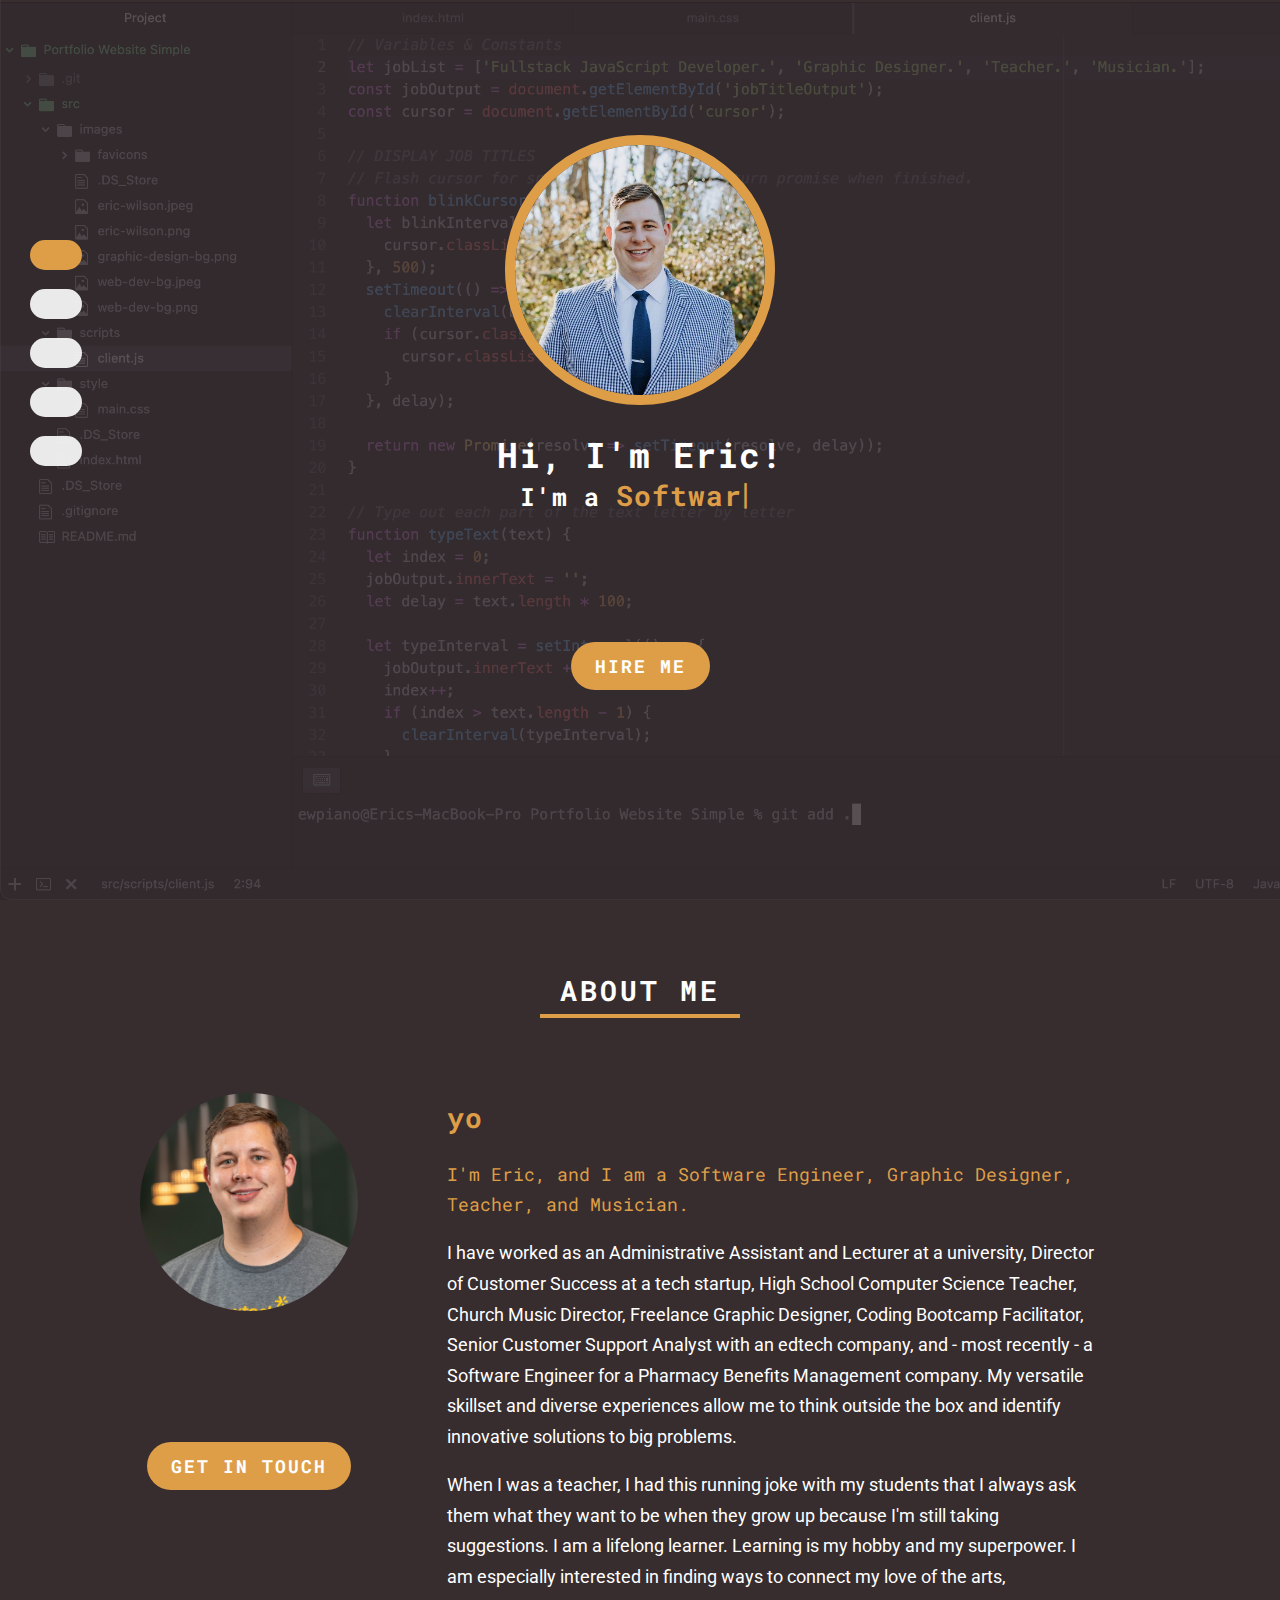
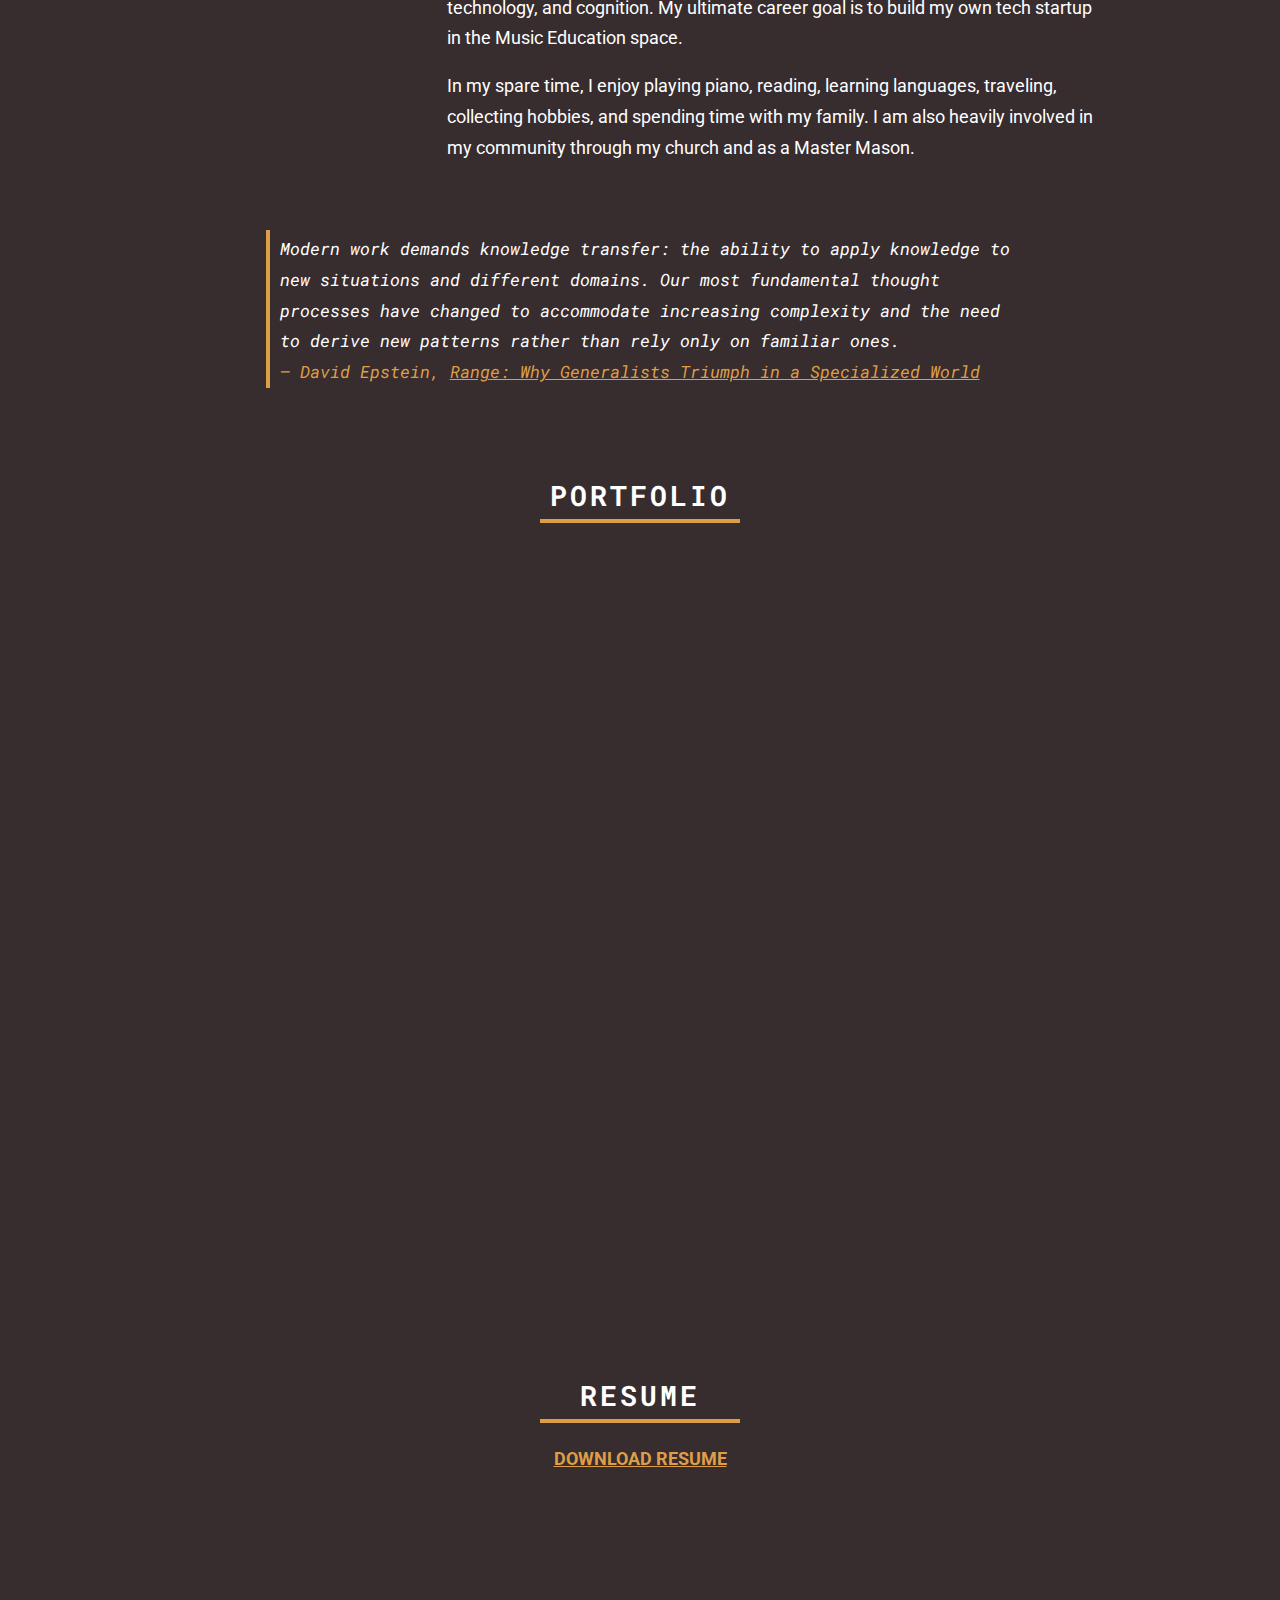
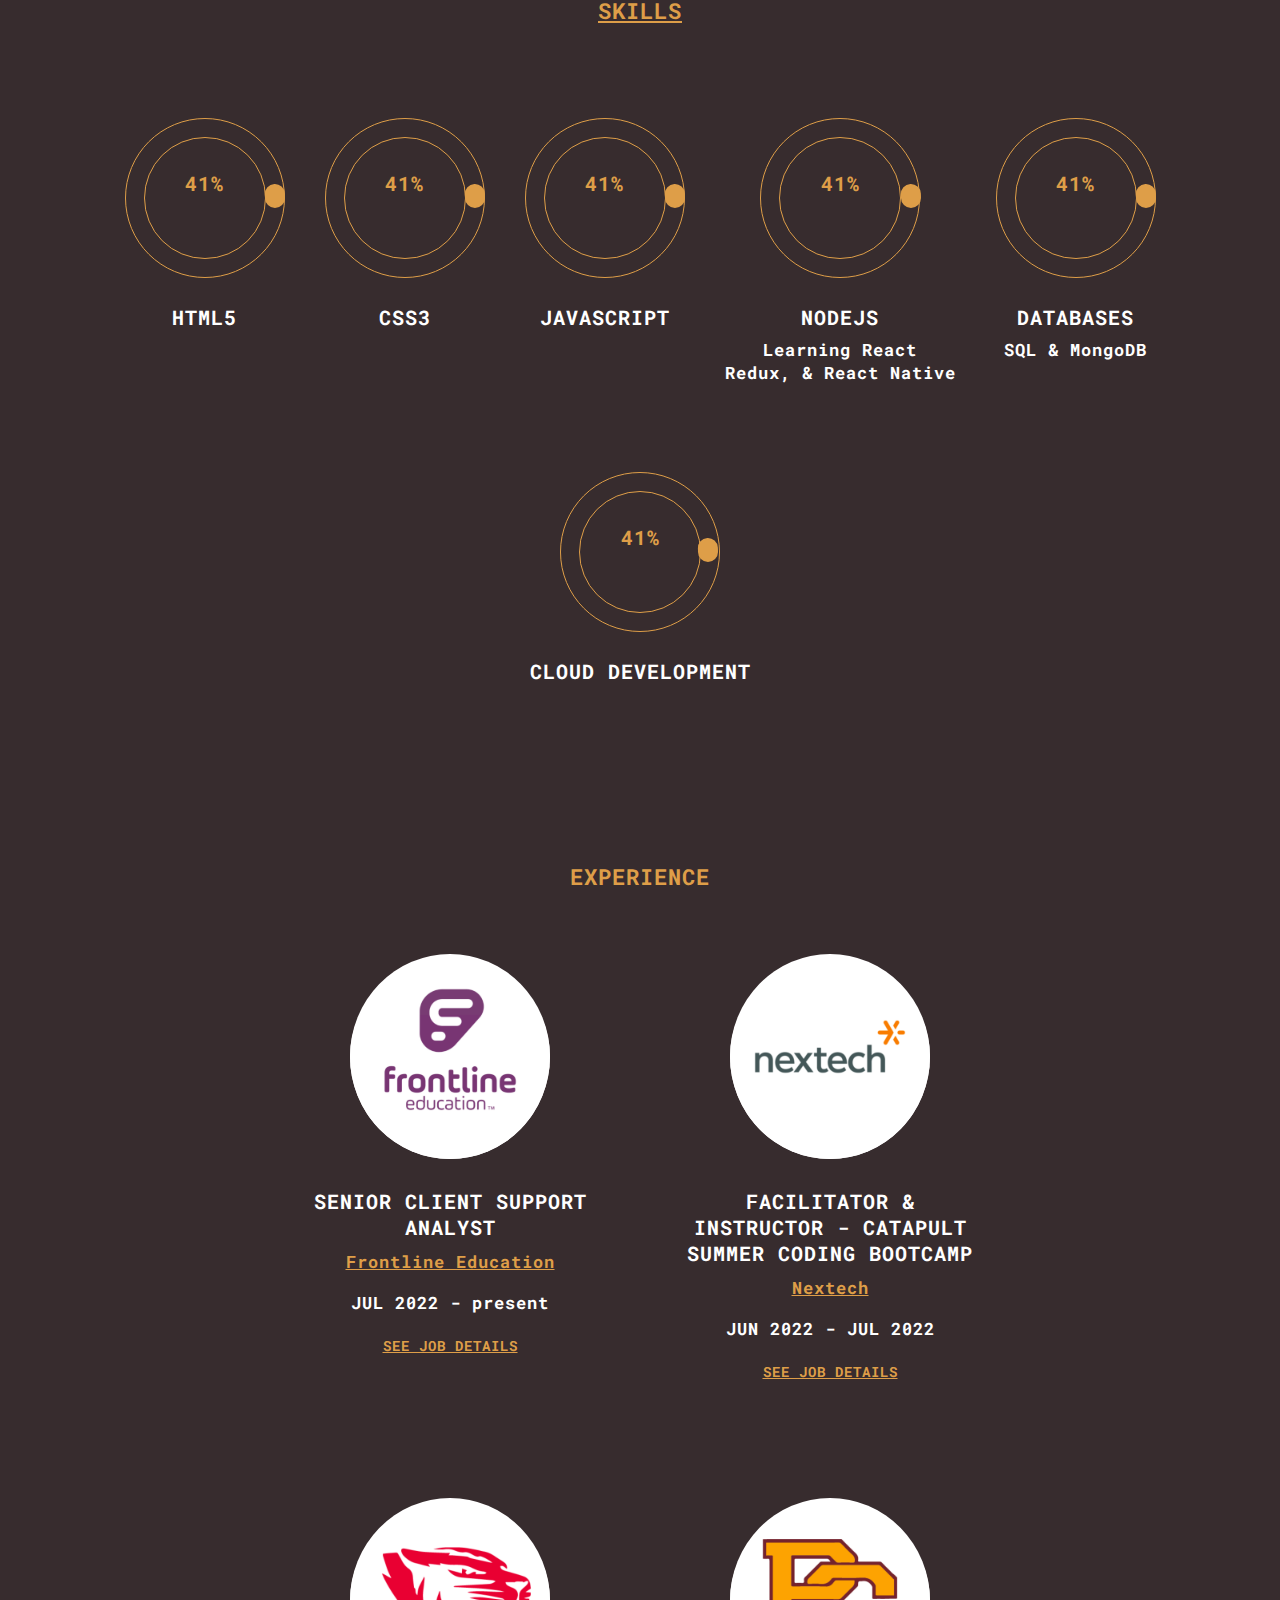
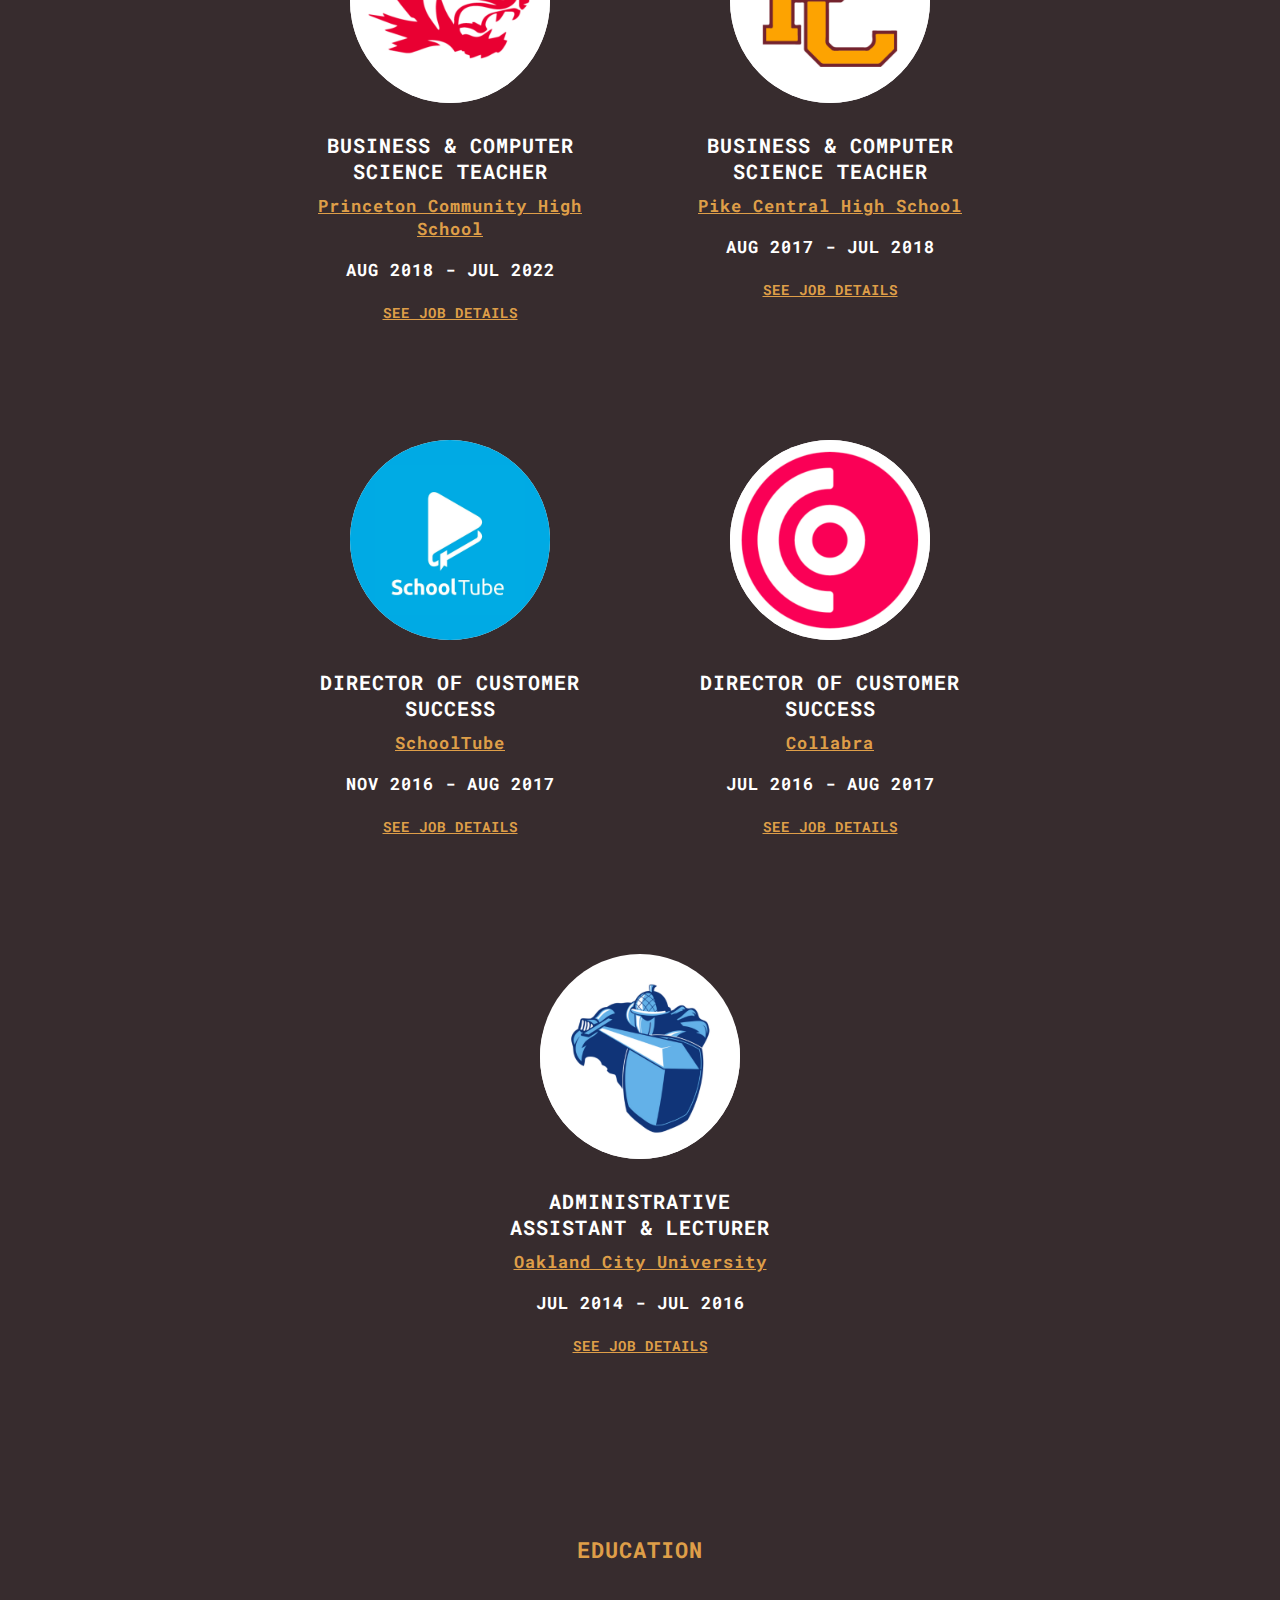
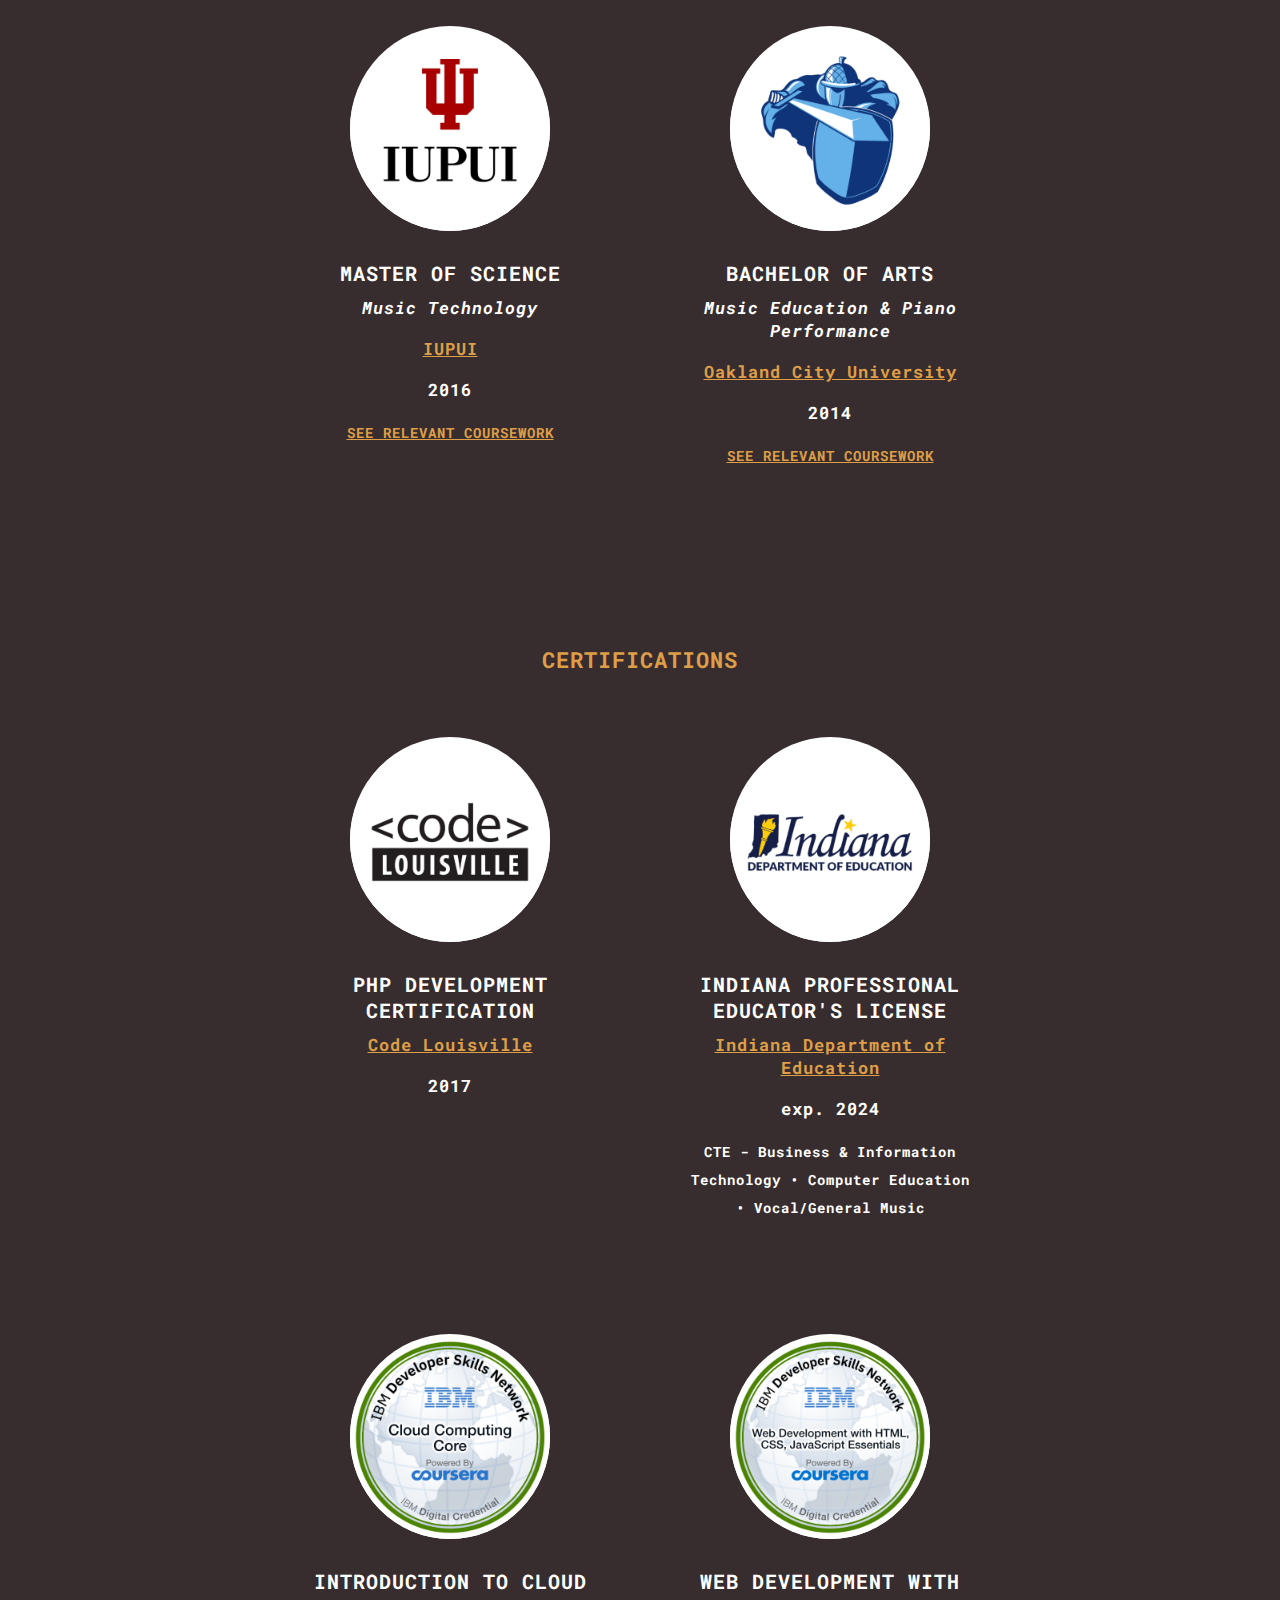
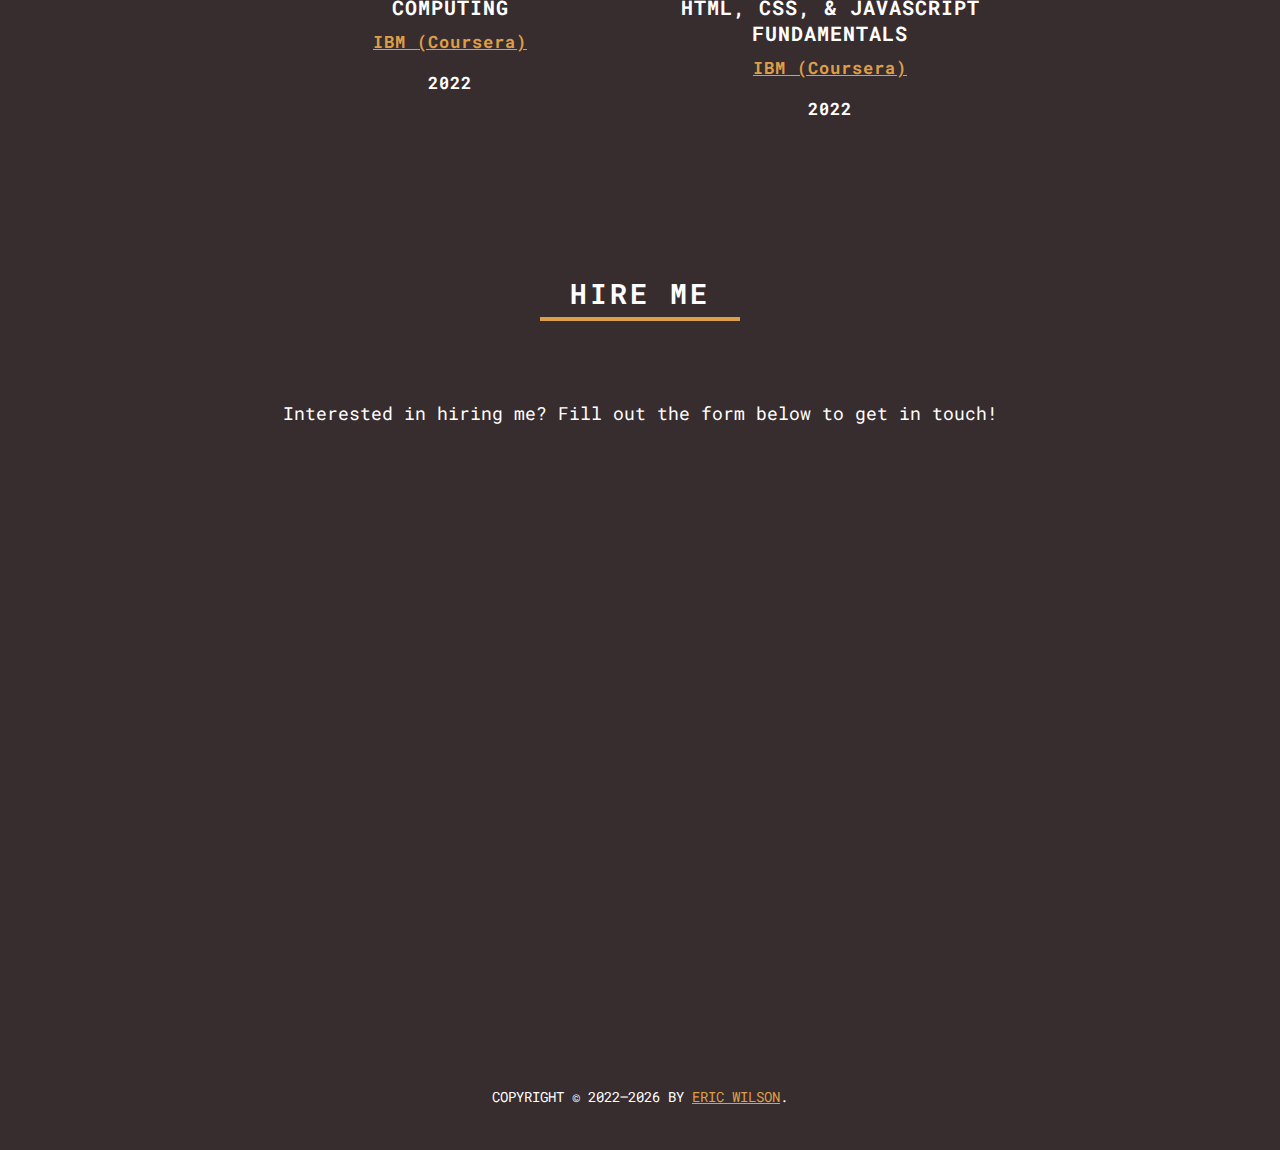
<file: index.html>
<!DOCTYPE html>
<html lang="en" dir="ltr">
  <head>
    <meta charset="utf-8">
    <meta name="viewport" content="width=device-width, initial-scale=1.0, shrink-to-fit=no">
    <title>Eric M. Wilson - Web Developer, Designer, Teacher, & Musician</title>
    <meta name="author" content="Eric Wilson">
    <meta name="keywords" content="web, designer, developer, musician, javascript, node, express, mongo, mern, react, piano, graphic design">

    <!-- Google Fonts -->
    <link rel="preconnect" href="https://fonts.googleapis.com">
    <link rel="preconnect" href="https://fonts.gstatic.com" crossorigin>
    <link href="https://fonts.googleapis.com/css2?family=Roboto+Mono:ital,wght@0,200;0,400;0,700;1,200;1,400;1,700&family=Roboto:ital,wght@0,300;0,400;0,700;1,300;1,400;1,700&display=swap" rel="stylesheet">

    <!-- Font Awesome -->
    <link rel="stylesheet" href="https://cdnjs.cloudflare.com/ajax/libs/font-awesome/6.1.1/css/all.min.css" integrity="sha512-KfkfwYDsLkIlwQp6LFnl8zNdLGxu9YAA1QvwINks4PhcElQSvqcyVLLD9aMhXd13uQjoXtEKNosOWaZqXgel0g==" crossorigin="anonymous" referrerpolicy="no-referrer" />

    <!-- Favicons -->
    <link rel="apple-touch-icon" sizes="180x180" href="images/favicons/apple-touch-icon.png">
    <link rel="icon" type="image/png" sizes="32x32" href="images/favicons/favicon-32x32.png">
    <link rel="icon" type="image/png" sizes="16x16" href="images/favicons/favicon-16x16.png">
    <link rel="manifest" href="images/favicons/site.webmanifest">
    <link rel="mask-icon" href="images/favicons/safari-pinned-tab.svg" color="#de9e48">
    <meta name="msapplication-TileColor" content="#7a431c">
    <meta name="theme-color" content="#ffffff">

    <!-- CSS Files -->
    <link href="style/main.css" type="text/css" rel="stylesheet">
  </head>
  <body>
    <button class="no-button-style white hidden alt-font mobile-hidden" onclick="showMainMenu()" id="show-menu"><i class="fa-solid fa-angle-right"></i></button>
    <nav id="main-nav" class="mobile-hidden navigation">
      <ul class="no-list-style">
        <li class="active"><a href="#home" title="HOME" class="no-link-style nav-link"><i class="fa-solid fa-house"></i> <span class="show-on-hover">HOME</span></a></li>
        <li><a href="#about" title="ABOUT" class="no-link-style nav-link"><i class="fa-solid fa-user"></i> <span class="show-on-hover">ABOUT</span></a></li>
        <li><a href="#portfolio" title="PORTFOLIO" class="no-link-style nav-link"><i class="fa-solid fa-eye"></i> <span class="show-on-hover">PORTFOLIO</span></a></li>
        <li><a href="#resume" title="RESUME" class="no-link-style nav-link"><i class="fa-solid fa-file"></i> <span class="show-on-hover">RESUME</span></a></li>
        <li><a href="#contact" title="CONTACT ME" class="no-link-style nav-link"><i class="fa-solid fa-envelope"></i> <span class="show-on-hover">HIRE ME</span></a></li>
        <li><button class="no-button-style white alt-font hidden" onclick="hideMainMenu()" id="hide-menu" title="Hide Menu"><i class="fa-solid fa-angle-left"></i> hide</button></li>
      </ul>
    </nav>
    <button id="nav-trigger-open" class="no-button-style btn-light nav-trigger mobile-only"><i class="fa-solid fa-bars"></i></button>
    <nav id="mobile-nav" class="off-screen mobile-only navigation">
      <button id="nav-trigger-close" class="no-button-style btn-light nav-trigger off-screen"><i class="fa-solid fa-xmark"></i></button>
      <h2>MENU</h2>
      <ul class="no-list-style" id="mobile-nav-ul">
        <li class="active"><a href="#home" title="HOME" class="no-link-style nav-link" onclick="goToSection(event, '#home')"><span><i class="fa-solid fa-house"></i> HOME</span></a></li>
        <li><a href="#about" title="ABOUT" class="no-link-style nav-link" onclick="goToSection(event, '#about')"><span><i class="fa-solid fa-user"></i> ABOUT</span></a></li>
        <li><a href="#portfolio" title="PORTFOLIO" class="no-link-style nav-link" onclick="goToSection(event, '#portfolio')"><span><i class="fa-solid fa-eye"></i> PORTFOLIO</span></a></li>
        <li><a href="#resume" title="RESUME" class="no-link-style nav-link" onclick="goToSection(event, '#resume')"><span><i class="fa-solid fa-file"></i> RESUME</span></a></li>
        <li><a href="#contact" title="CONTACT ME" class="no-link-style nav-link" onclick="goToSection(event, '#contact')"><span><i class="fa-solid fa-envelope"></i> HIRE ME</span></a></li>
        <ul id="social" class="no-list-style">
          <li class="inline-block"><a href="https://github.com/ewpianoman" title="GitHub" class="no-link-style" target="_blank"><i class="fa-brands fa-github"></i></a></li>
          <!-- <li class="inline-block"><a href="https://teamtreehouse.com/profiles/ewpianoman" title="Team Treehouse" class="no-link-style" target="_blank"><img src="images/icons/treehouse-icon.png" alt="Team Treehouse icon" class="icon"></a></li> -->
          <!-- <li class="inline-block"><a href="https://medium.com/@ewpiano" title="Medium" class="no-link-style" target="_blank"><i class="fa-brands fa-medium"></i></a></li> -->
          <li class="inline-block"><a href="https://www.linkedin.com/in/ewpianoman/" title="LinkedIn" class="no-link-style" target="_blank"><i class="fa-brands fa-linkedin-in"></i></a></li>
        </ul>
      </ul>
    </nav>
    <main id="container">
      <a href="#home" id="to-top" class="no-link-style hidden" title="Back to Top"><i class="fa-solid fa-circle-up"></i></a>
      <section id="home" class="dev-bg">
        <div class="overlay overlay-dark">
          <div class="padding-top-15">
            <a href="https://github.com/ewpianoman" target="_blank"><img src="images/eric-wilson.jpeg" alt="Eric Wilson" title="Eric Wilson" id="profile-img"></a>
            <h1 id="name">Hi, I'm Eric!</h1>
            <h2 id="short-bio">I'm a <span id="jobTitleOutput"></span><span id="cursor">|</span><span id="cursor-blank" class="hidden">&nbsp;</span></h2>
            <ul id="social" class="no-list-style">
              <li class="inline-block"><a href="https://github.com/ewpianoman" title="GitHub" class="no-link-style" target="_blank"><i class="fa-brands fa-github"></i></a></li>
              <!-- <li class="inline-block"><a href="https://teamtreehouse.com/profiles/ewpianoman" title="Team Treehouse" class="no-link-style" target="_blank"><img src="images/icons/treehouse-icon.png" alt="Team Treehouse icon" class="icon"></a></li> -->
              <!-- <li class="inline-block"><a href="https://medium.com/@ewpiano" title="Medium" class="no-link-style" target="_blank"><i class="fa-brands fa-medium"></i></a></li> -->
              <li class="inline-block"><a href="https://www.linkedin.com/in/ewpianoman/" title="LinkedIn" class="no-link-style" target="_blank"><i class="fa-brands fa-linkedin-in"></i></a></li>
            </ul>
            <a href="#contact" title="Contact Me" class="button-default button-large"><i class="fa-solid fa-envelope"></i> Hire Me</a></div>
        </div>
      </section>
      <section id="about" class="padding-top-8 section">
        <h2 class="section-heading">ABOUT ME</h2>
        <div class="flex wrap">
          <div class="text-center" id="about-img-container">
            <img src="images/eric-wilson-profile-new.png" alt="Eric Wilson" id="about-img">
            <ul id="social" class="no-list-style">
              <li class="inline-block"><a href="https://github.com/ewpianoman" title="GitHub" class="no-link-style" target="_blank"><i class="fa-brands fa-github"></i></a></li>
              <!-- <li class="inline-block"><a href="https://teamtreehouse.com/profiles/ewpianoman" title="Team Treehouse" class="no-link-style" target="_blank"><img src="images/icons/treehouse-icon.png" alt="Team Treehouse icon" class="icon"></a></li> -->
              <!-- <li class="inline-block"><a href="https://medium.com/@ewpiano" title="Medium" class="no-link-style" target="_blank"><i class="fa-brands fa-medium"></i></a></li> -->
              <li class="inline-block"><a href="https://www.linkedin.com/in/ewpianoman/" title="LinkedIn" class="no-link-style" target="_blank"><i class="fa-brands fa-linkedin-in"></i></a></li>
            </ul>
            <a href="mailto:ewpiano@gmail.com" title="Contact Me" class="button-default button-large inline-block"><i class="fa-solid fa-envelope"></i> Get in Touch</a>
          </div>
          <div class="text-left" id="about-blurb">
            <h3 id="bubly">hii</h3>
            <div class="text-container">
              <p><span class="lead-in yellow">I'm Eric, and I am a Software Engineer, Graphic Designer, Teacher, and Musician.</span></p> 
              <p>I have worked as an Administrative Assistant and Lecturer at a university, Director of Customer Success at a tech startup, High School Computer Science Teacher, Church Music Director, Freelance Graphic Designer, Coding Bootcamp Facilitator, Senior Customer Support Analyst with an edtech company, and - most recently - a Software Engineer for a Pharmacy Benefits Management company.
                My versatile skillset and diverse experiences allow me to think outside the box and identify innovative solutions to big problems.</p>
              <p>When I was a teacher, I had this running joke with my students that I always ask them what they want to be when they grow up because I'm still taking suggestions. I am a lifelong learner. Learning is my hobby and my superpower. I am especially interested in finding ways to connect my love of the arts, technology, and cognition. My ultimate career goal is to build my own tech startup in the Music Education space.</p>
              <p>In my spare time, I enjoy playing piano, reading, learning languages, traveling, collecting hobbies, and spending time with my family. I am also heavily involved in my community through my church and as a Master Mason.</p>
            </div>
          </div>
          <blockquote class="border-left quote text-left max-70 center-horizontally">
            <i class="fa-solid fa-quote-left yellow text-large"></i>
            <i>Modern work demands knowledge transfer: the ability to apply knowledge to new situations and different domains. Our most fundamental thought processes have changed to accommodate increasing complexity and the need to derive new patterns rather than rely only on familiar ones.</i><br> <cite class="yellow">&#8212; David Epstein, <a href="https://davidepstein.com/the-range/" target="_blank">Range: Why Generalists Triumph in a Specialized World</a></cite>
          </blockquote>
        </div>
      </section>
      <section id="portfolio" class="padding-top-8 section">
        <h2 class="section-heading">PORTFOLIO</h2>
      </section>
      <section id="resume" class="padding-top-8 section">
        <h2 class="section-heading">RESUME</h2>
        <a class="button-large section-main-link" href="https://drive.google.com/uc?export=download&id=1uF2UDlpqNsPxp8of6YwSe3Bgev5i8pov" title="Download Resume in PDF Format"><i class="fa-solid fa-file-arrow-down"></i> DOWNLOAD RESUME</a>
        <h3 class="yellow"><a href="https://teamtreehouse.com/profiles/ewpianoman" target="_blank" title="TeamTreehouse Skills Profile"><i class="fa-solid fa-code"></i><br>SKILLS</a></h3>
        <div class="sub-section skill-section">
          <!-- HTML SKILL -->
          <div class="skill">
            <div class="outer">
              <div class="inner">
                <div class="number">
                  <h3 title="HTML5"><i class="fa-brands fa-html5"></i></h3>
                  <h4 class="yellow" data-percent="100">100%</h4>
                </div>
              </div>
            </div>
            <svg width="160px" height="160px" class="skill-svg">
              <circle cx="80" cy="80" r="70" stroke-linecap="round" class="skill-circle skill-100" />
            </svg>
            <h4 class="skill-title">HTML5</h4>
          </div>
          
          <!-- CSS SKILL -->
          <div class="skill">
            <div class="outer">
              <div class="inner">
                <div class="number">
                  <h3 title="CSS3"><i class="fa-brands fa-css3-alt"></i></h3>
                  <h4 class="yellow" data-percent="100">100%</h4>
                </div>
              </div>
            </div>
            <svg width="160px" height="160px" class="skill-svg">
              <circle cx="80" cy="80" r="70" stroke-linecap="round" class="skill-circle skill-100" />
            </svg>
            <h4 class="skill-title">CSS3</h4>
          </div>

          <!-- JAVASCRIPT SKILL -->
          <div class="skill">
            <div class="outer">
              <div class="inner">
                <div class="number">
                  <h3 title="JavaScript"><i class="fa-brands fa-js-square"></i></h3>
                  <h4 class="yellow" data-percent="95">95%</h4>
                </div>
              </div>
            </div>
            <svg width="160px" height="160px" class="skill-svg">
              <circle cx="80" cy="80" r="70" stroke-linecap="round" class="skill-circle skill-95" />
            </svg>
            <h4 class="skill-title">JavaScript</h4>
          </div>

          <!-- NODE SKILL -->
          <div class="skill">
            <div class="outer">
              <div class="inner">
                <div class="number">
                  <h3 title="NodeJS"><i class="fa-brands fa-node-js"></i></h3>
                  <h4 class="yellow" data-percent="85">85%</h4>
                </div>
              </div>
            </div>
            <svg width="160px" height="160px" class="skill-svg" style="left: 36px;">
              <circle cx="80" cy="80" r="70" stroke-linecap="round" class="skill-circle skill-85" />
            </svg>
            <h4 class="skill-title">NodeJS</h4>
            <h5 class="skill-detail">Learning React <br>Redux, &amp; React Native</h5>
          </div>

          <!-- DATABASE SKILL -->
          <div class="skill">
            <div class="outer">
              <div class="inner">
                <div class="number">
                  <h3 title="Databases"><i class="fa-solid fa-database"></i></h3>
                  <h4 class="yellow" data-percent="80">80%</h4>
                </div>
              </div>
            </div>
            <svg width="160px" height="160px" class="skill-svg">
              <circle cx="80" cy="80" r="70" stroke-linecap="round" class="skill-circle skill-80" />
            </svg>
            <h4 class="skill-title">Databases</h4>
            <h5 class="skill-detail">SQL &amp; MongoDB</h5>
          </div>

          <!-- CLOUD COMPUTING SKILL -->
          <div class="skill">
            <div class="outer">
              <div class="inner">
                <div class="number">
                  <h3 title="Cloud Computing"><i class="fa-solid fa-server"></i></h3>
                  <h4 class="yellow" data-percent="80">80%</h4>
                </div>
              </div>
            </div>
            <svg width="160px" height="160px" class="skill-svg" style="left: 28px;">
              <circle cx="80" cy="80" r="70" stroke-linecap="round" class="skill-circle skill-80" />
            </svg>
            <h4 class="skill-title">Cloud Development</h4>
          </div>

        </div>
        <div class="sub-section">
        </div>
        <h3 class="yellow"><i class="fa-solid fa-briefcase"></i><br>EXPERIENCE</h3>
        <div class="sub-section">
          <article class="entry">
            <a title="&#8505; View job details." class="modal-open" data-modal="frontline-details">
              <img alt="Frontline Education Logo" src="images/logos/frontline-logo.png">
            </a>
            <h4>Senior Client Support Analyst</h4>
            <a title="&nearr; Go to Frontline Education website." href="https://www.frontlineeducation.com/" target="_blank"><h5>Frontline Education</h5></a>
            <h5>JUL 2022 - present</h5>
            <h6><i class="fa-solid fa-circle-info yellow"></i> <a title="See Job Details" href="#" data-modal="frontline-details" class="modal-open">SEE JOB DETAILS</a></h6>
          </article>
          <article class="entry">
            <a title="&#8505; View job details." class="modal-open" data-modal="nextech-details">
              <img alt="Nextech Logo" src="images/logos/nextech-logo.png">
            </a>
            <h4>Facilitator &amp; Instructor - Catapult Summer Coding Bootcamp</h4>
            <a title="&nearr; Go to Nextech Catapult info web page." href="https://nextech.org/students/catapult/" target="_blank"><h5>Nextech</h5></a>
            <h5>JUN 2022 - JUL 2022</h5>
            <h6><i class="fa-solid fa-circle-info yellow"></i> <a title="See Job Details" href="#" class="modal-open" data-modal="nextech-details">SEE JOB DETAILS</a></h6>
          </article>
          <article class="entry">
            <a title="&#8505; View job details." class="modal-open" data-modal="princeton-details">
              <img alt="Princeton Community High School Logo" src="images/logos/princeton-hs-logo.png">
            </a>
            <h4>Business &amp; Computer Science Teacher</h4>
            <a title="&nearr; Go to Princeton Community High School website." href="https://www.ngsc.k12.in.us/pchs-home" target="_blank"><h5>Princeton Community High School</h5></a>
            <h5>AUG 2018 - JUL 2022</h5>
            <h6><i class="fa-solid fa-circle-info yellow"></i> <a title="See Job Details" href="#" class="modal-open" data-modal="princeton-details">SEE JOB DETAILS</a></h6>
          </article>
          <article class="entry">
            <a title="&#8505; View job details." class="modal-open" data-modal="pike-details">
              <img alt="Pike Central High School Logo" src="images/logos/pike-central-hs-logo.png">
            </a>
            <h4>Business &amp; Computer Science Teacher</h4>
            <a title="&nearr; Go to Pike Central High School website." href="https://pchs.pcsc.k12.in.us/" target="_blank"><h5>Pike Central High School</h5></a>
            <h5>AUG 2017 - JUL 2018</h5>
            <h6><i class="fa-solid fa-circle-info yellow"></i> <a title="See Job Details" href="#" class="modal-open" data-modal="pike-details">SEE JOB DETAILS</a></h6>
          </article>
          <article class="entry">
            <a title="&#8505; View job details." class="modal-open" data-modal="schooltube-details">
              <img alt="SchoolTube Logo" src="images/logos/schooltube-logo.png"  style="padding-top: 0;">
            </a>
            <h4>Director of Customer Success</h4>
            <a title="&nearr; Go to SchoolTube website." href="https://www.schooltube.com/" target="_blank"><h5>SchoolTube</h5></a>
            <h5>NOV 2016 - AUG 2017</h5>
            <h6><i class="fa-solid fa-circle-info yellow"></i> <a title="See Job Details" href="#" class="modal-open" data-modal="schooltube-details">SEE JOB DETAILS</a></h6>
          </article>
          <article class="entry">
            <a title="&#8505; View job details." class="modal-open" data-modal="collabra-details">
              <img alt="Collabra Music Logo" src="images/logos/collabra-logo.png" style="padding-top: 0;">
            </a>
            <h4>Director of Customer Success</h4>
            <a title="&nearr; Go to Collabra Music website." href="https://collabramusic.com/" target="_blank"><h5>Collabra</h5></a>
            <h5>JUL 2016 - AUG 2017</h5>
            <h6><i class="fa-solid fa-circle-info yellow"></i> <a title="See Job Details" href="#" class="modal-open" data-modal="collabra-details">SEE JOB DETAILS</a></h6>
          </article>
          <article class="entry">
            <a title="&#8505; View job details." class="modal-open" data-modal="ocu-details">
              <img alt="Oakland City University Logo" src="images/logos/ocu-logo.png">
            </a>
            <h4>Administrative Assistant &amp; Lecturer</h4>
            <a title="&nearr; Go to Oakland City University website." href="https://www.oak.edu/" target="_blank"><h5>Oakland City University</h5></a>
            <h5>JUL 2014 - JUL 2016</h5>
            <h6><i class="fa-solid fa-circle-info yellow"></i> <a title="See Job Details" href="#" class="modal-open" data-modal="ocu-details">SEE JOB DETAILS</a></h6>
          </article>
        </div>
        <h3 class="yellow"><i class="fa-solid fa-graduation-cap"></i><br>EDUCATION</h3>
        <div class="sub-section">
          <article class="entry">
            <a title="&#8505; View relevant coursework." class="modal-open" data-modal="iupui-details">
              <img alt="Indiana University-Purdue University Indianapolis Logo" src="images/logos/iupui-logo.png">
            </a>
            <h4>Master of Science</h4>
            <h5 class="italic">Music Technology</h5>
            <a title="&nearr; Go to IUPUI Master of Science in Music Technology web page." href="https://et.iupui.edu/departments/mat/programs/mt/grad/msmt/" target="_blank"><h5>IUPUI</h5></a>
            <h5>2016</h5>
            <h6><i class="fa-solid fa-circle-info yellow"></i> <a title="See Job Details" href="#" class="modal-open" data-modal="iupui-details">SEE RELEVANT COURSEWORK</a></h6>
          </article>
          <article class="entry">
            <a title="&#8505; View relevant coursework." class="modal-open" data-modal="ocu-ed-details">
              <img alt="Oakland City University Logo" src="images/logos/ocu-logo.png">
            </a>
            <h4>Bachelor of Arts</h4>
            <h5 class="italic">Music Education & Piano Performance</h5>
            <a title="&nearr; Go to Oakland City University website." href="https://www.oak.edu/" target="_blank"><h5>Oakland City University</h5></a>
            <h5>2014</h5>
            <h6><i class="fa-solid fa-circle-info yellow"></i> <a title="See Job Details" href="#" class="modal-open" data-modal="ocu-ed-details">SEE RELEVANT COURSEWORK</a></h6>
          </article>
        </div>
        <h3 class="yellow"><i class="fa-solid fa-certificate"></i><br>CERTIFICATIONS</h3>
        <div class="sub-section">
          <article class="entry">
            <a title="&nearr; Go to Code Louisville website." href="https://www.codelouisville.org/" target="_blank">
              <img alt="Code Louisville logo" src="images/logos/code-louisville-logo.png">
            </a>
            <h4>PHP Development Certification</h4>
            <a title="&nearr; Go to Code Louisville website." href="https://www.codelouisville.org/" target="_blank"><h5>Code Louisville</h5></a>
            <h5>2017</h5>
          </article>
          <article class="entry">
            <a title="&nearr; Go to IDOE License Lookup." href="https://license.doe.in.gov/educator-license-lookup" target="_blank">
              <img alt="Indiana Professional Educator's License" src="images/logos/idoe-logo.png">
            </a>
            <h4>Indiana Professional Educator's License</h4>
            <a title="&nearr; Go to IDOE License Lookup." href="https://license.doe.in.gov/educator-license-lookup" target="_blank"><h5>Indiana Department of Education</h5></a>
            <h5>exp. 2024</h5>
            <h6>CTE - Business &amp; Information Technology &#8226; Computer Education <br>&#8226; Vocal/General Music</h6>
          </article>
          <article class="entry">
            <a title="&nearr; View on Credly." href="https://www.credly.com/badges/a0830ce8-d86c-41a4-abab-247d32ba8351" target="_blank">
              <img alt="Intro to Cloud Computing Badge" src="images/logos/cloud-computing-core-badge.png">
            </a>
            <h4>Introduction to Cloud Computing</h4>
            <a title="&nearr; View course page on Coursera." href="https://www.coursera.org/learn/introduction-to-cloud" target="_blank"><h5>IBM (Coursera)</h5></a>
            <h5>2022</h5>
          </article>
          <article class="entry">
            <a title="&nearr; View on Credly." href="https://www.credly.com/badges/2da44cb7-7a35-46dc-87e1-f3b971a41b5f" target="_blank">
              <img alt="Intro to Cloud Computing Badge" src="images/logos/web-development-badge.png">
            </a>
            <h4>Web Development with HTML, CSS, &amp; JavaScript Fundamentals</h4>
            <a title="&nearr; Visit course page on Coursera." href="https://www.coursera.org/learn/introduction-to-web-development-with-html-css-javacript" target="_blank"><h5>IBM (Coursera)</h5></a>
            <h5>2022</h5>
          </article>
        </div>
      </section>
      <section id="contact" class="padding-top-8 section">
        <h2 class="section-heading">HIRE ME</h2>
        <p class="lead-in">Interested in hiring me? Fill out the form below to get in touch!</p>
        <script src="https://www.cognitoforms.com/f/seamless.js" data-key="sCiJrD9fi02QjNpwcMrFwA" data-form="1"></script>
      </section>
    </main>
    <footer>
      <p class="alt-font text-center text-upper credits">Copyright &copy; <span id="copy-date">2022</span> by <a href="https://www.linkedin.com/in/ewpianoman/" target="_blank" class="yellow">Eric Wilson</a>.</p>
    </footer>
    <aside class="modal hidden">
      <div class="modal-content">
        <div class="modal-header">
          <span class="modal-close hover"><i class="fa-solid fa-xmark"></i></span>
          <h5>ACHIEVEMENTS</h5>
          <ul class="details responsibilities">
            <li>Close an average of 100 tickets per week.</li>
            <li>Maintain an average Customer Satisfaction Rating of 98%.</li>
            <li>Consistently place within the top 3 of team in weekly scorecard.</li>
            <li>Answer questions and assist teammates in the Bouncing Ideas Slack Channel.</li>
            <li>Seek out and participate in optional learning opportunities such as Email As Username User Acceptance Testing.</li>
            <li>Work an average of 4 extra hours per week during busy season.</li>
            <li>Take on high-stakes tickets.</li>
            <li>Create in-depth training guides and screen recordings for clients.</li>
            <li>Contribute to the Learning Center by calling out updates, edits, and article ideas.</li>
            <li>Collaborate with teammates to provide excellent customer service.</li>
            <li>Actively contribute to company culture via the Slack channels and Employee Roundtable.</li>
          </ul>
        </div>
        <div class="modal-body">
          <!-- FRONTLINE DETAILS -->
          <div id="frontline-details" class="hidden details">
            <div class="overview text-center">
              <a href="https://www.frontlineeducation.com/" target="_blank" title="&nearr; Go to Frontline Education website."><img src="images/logos/frontline-logo.png" alt="Frontline Education Logo"></a>
              <h2 class="job-title">Senior Client Support Analyst</h2>
              <h3 class="job-company"><a href="https://www.frontlineeducation.com/" target="_blank">Frontline Education</a></h3>
              <h4 class="job-date">JUL 2022 - PRESENT</h4>
            </div>
            <div class="details-list text-left">
              <h5>ACHIEVEMENTS</h5>
              <ul class="details responsibilities">
                <li>Close an average of 100 tickets per week.</li>
                <li>Maintain an average Customer Satisfaction Rating of 98%.</li>
                <li>Consistently place within the top 3 of team in weekly scorecard.</li>
                <li>Answer questions and assist teammates in the Bouncing Ideas Slack Channel.</li>
                <li>Seek out and participate in optional learning opportunities such as Email As Username User Acceptance Testing.</li>
                <li>Work an average of 4 extra hours per week during busy season.</li>
                <li>Take on high-stakes tickets.</li>
                <li>Create in-depth training guides and screen recordings for clients.</li>
                <li>Contribute to the Learning Center by calling out updates, edits, and article ideas.</li>
                <li>Collaborate with teammates to provide excellent customer service.</li>
                <li>Actively contribute to company culture via the Slack channels and Employee Roundtable.</li>
              </ul>
            </div>
          </div>
          <!-- NEXTECH DETAILS -->
          <div id="nextech-details" class="hidden details">
            <div class="overview text-center">
              <a title="&nearr; Go to Nextech Catapult website." href="https://nextech.org/students/catapult/" target="_blank"><img src="images/logos/nextech-logo.png" alt="Nextech Logo"></a>
              <h2 class="job-title">Facilitator &amp; Instructor <br>Catapult Summer Coding Bootcamp</h2>
              <h3 class="job-company"><a title="&nearr; Go to Nextech Catapult website." href="https://nextech.org/students/catapult/" target="_blank">Nextech</a></h3>
              <h4 class="job-date">JUN 2022 - JUL 2022</h4>
            </div>
            <!-- <div class="details-list text-left">
              <h5>RESPONSIBILITIES &amp; OUTCOMES</h5>
              <ul class="responsibilities">
                <li></li>
              </ul>
            </div> -->
          </div>
          <!-- PRINCETON COMMUNITY HS DETAILS-->
          <div id="princeton-details" class="hidden details">
            <div class="overview text-center">
              <a title="&nearr; Go to Princeton Community High School website." href="https://www.ngsc.k12.in.us/pchs-home" target="_blank"><img src="images/logos/princeton-hs-logo.png" alt="Princeton Community High School Logo"></a>
              <h2 class="job-title">Business &amp; Computer Science Teacher</h2>
              <h3 class="job-company"><a title="&nearr; Go to Princeton Community High School website." href="https://www.ngsc.k12.in.us/pchs-home" target="_blank">Princeton Community High School</a></h3>
              <h4 class="job-date">AUG 2018 - JUL 2022</h4>
            </div>
            <div class="details-list text-left">
              <h5>RESPONSIBILITIES &amp; OUTCOMES</h5>
              <ul class="responsibilities">
                <li>Teach Intro to Computer Science, Computer Science 1 & 2, Information Technology Support, Graphic Design, Business Management, Accounting, Marketing, and Work-Based Learning</li>
                <li>Founded FIRST Robotics Team and won Rookie All-Star, Rookie Inspiration, Highest Seeded Rookie Team, and qualified for state in our first year</li>
                <li>Manage the repair of Chromebooks for the High School and Middle School</li>
                <li>Implemented a ticketing system to track Chromebook Repairs</li>
              </ul>
            </div>
          </div>
          <!-- PIKE CENTRAL HS DETAILS -->
          <div id="pike-details" class="hidden details">
            <div class="overview text-center">
              <a title="&nearr; Go to Pike Central High School website." href="https://pchs.pcsc.k12.in.us/" target="_blank"><img src="images/logos/pike-central-hs-logo.png" alt="Pike Central High School Logo"></a>
              <h2 class="job-title">Business &amp; Computer Science Teacher</h2>
              <h3 class="job-company"><a title="&nearr; Go to Pike Central High School website." href="https://pchs.pcsc.k12.in.us/" target="_blank">Pike Central High School</a></h3>
              <h4 class="job-date">AUG 2017 - JUL 2018</h4>
            </div>
            <div class="details-list text-left">
              <h5>CLASSES TAUGHT</h5>
              <ul class="responsibilities"> 
                <li>Computer Science I</li>
                <li>Interactive Media</li>
                <li>Web Design</li>
                <li>Economics</li>
                <li>FIRST Robotics Competition Team (Lead Coach)</li>
              </ul>
            </div>
          </div>
          <!-- SCHOOLTUBE DETAILS -->
          <div id="schooltube-details" class="hidden details">
            <div class="overview text-center">
              <a title="&nearr; Go to SchoolTube website." href="https://www.schooltube.com/" target="_blank"><img src="images/logos/schooltube-logo.png" alt="SchoolTube Logo"></a>
              <h2 class="job-title">Director of Customer Success</h2>
              <h3 class="job-company"><a title="&nearr; Go to SchoolTube website." href="https://www.schooltube.com/" target="_blank">SchoolTube</a></h3>
              <h4 class="job-date">NOV 2016 - AUG 2017</h4>
            </div>
            <div class="details-list text-left">
              <p><i><b>NOTE:</b> While I was working at Collabra, the company partnered with SchoolTube because SchoolTube's founder and CEO became the CEO of Collabra. When that happened, I fulfilled the same role for both companies.</i></p>
              <h5>RESPONSIBILITIES &amp; OUTCOMES</h5>
              <ul class="responsibilities"> 
                <li>Perform sales demonstrations and calls.</li>
                <li>Train new customers in the use of the technology platform.</li>
                <li>Content marketing through blog posts.</li>
                <li>Set up email marketing automation.</li>
                <li>Provide tech support through online chat and phone calls.</li>
                <li>Integrate tutorial system (Whatfix) inside web app.</li>
              </ul>
            </div>
          </div>
          <!-- COLLABRA DETAILS -->
          <div id="collabra-details" class="hidden details">
            <div class="overview text-center">
              <a title="&nearr; Go to Collabra website." href="https://www.collabramusic.com/" target="_blank"><img src="images/logos/collabra-logo.png" alt="Collabra Logo"></a>
              <h2 class="job-title">Director of Customer Success</h2>
              <h3 class="job-company"><a title="&nearr; Go to Collabra website." href="https://www.collabramusic.com/" target="_blank">Collabra</a></h3>
              <h4 class="job-date">JUL 2016 - AUG 2017</h4>
            </div>
            <div class="details-list text-left">
              <p><i><b>NOTE:</b> While I was working at Collabra, the company partnered with SchoolTube because SchoolTube's founder and CEO became the CEO of Collabra. When that happened, I fulfilled the same role for both companies.</i></p>
              <h5>RESPONSIBILITIES &amp; OUTCOMES</h5>
              <ul class="responsibilities"> 
                <li>Perform sales demonstrations and calls.</li>
                <li>Train new customers in the use of the technology platform.</li>
                <li>Content marketing through blog posts.</li>
                <li>Set up email marketing automation.</li>
                <li>Provide tech support through online chat and phone calls.</li>
                <li>Redesign company website.</li>
                <li>Integrate tutorial system (Whatfix) inside web app.</li>
              </ul>
            </div>
          </div>
          <!-- OCU JOB DETAILS -->
          <div id="ocu-details" class="hidden details">
            <div class="overview text-center">
              <a title="&nearr; Go to Oakland City University website." href="https://www.oak.edu" target="_blank"><img src="images/logos/ocu-logo.png" alt="Oakland City University Logo"></a>
              <h2 class="job-title">Administrative Assistant &amp; Lecturer</h2>
              <h3 class="job-company"><a title="&nearr; Go to Oakland City University website." href="https://www.oak.edu" target="_blank">Oakland City University</a></h3>
              <h4 class="job-date">JUL 2014 - JUL 2016</h4>
            </div>
            <div class="details-list text-left">
              <h5>RESPONSIBILITIES &amp; OUTCOMES</h5>
              <ul class="responsibilities"> 
                <li>Teach Web Design, Motion Graphics, Intro to Adobe Illustrator, Intro to Adobe Flash, Pop Music Theory, Fine Arts and the Modern World</li>
                <li>Setup, Implementation, and Data Entry for a database to track Assessment Data</li>
                <li>Prepare complex reports using SQL and Excel</li>
                <li>Train key stakeholders on use of database</li>
                <li>Manage office communications and day-to-day operations</li>
              </ul>
            </div>
          </div>
          <!-- IUPUI DETAILS -->
          <div id="iupui-details" class="hidden details">
            <div class="overview text-center">
              <a title="&nearr; Go to IUPUI Master of Science in Music Technology web page." href="https://et.iupui.edu/departments/mat/programs/mt/grad/msmt/" target="_blank"><img src="images/logos/iupui-logo.png" alt="IUPUI Logo"></a>
              <h2 class="job-title">Master of Science</h2>
              <h2 class="job-title">Music Technology</h2>
              <h3 class="job-company"><a title="&nearr; Go to IUPUI Master of Science in Music Technology web page." href="https://et.iupui.edu/departments/mat/programs/mt/grad/msmt/" target="_blank">Indiana University-Purdue University Indianapolis (IUPUI)</a></h3>
              <h4 class="job-date">2016</h4>
            </div>
            <div class="details-list text-left">
              <h5>RELEVANT COURSEWORK</h5>
              <ul class="responsibilities"> 
                <li>Multimedia Design Applications</li>
                <li>Principles of Multimedia Technology</li>
                <li>Website Design for Musicians (HTML, CSS, & JavaScript)</li>
                <li>Advanced Interactive Design Applications</li>
              </ul>
            </div>
          </div>
          <!-- OCU DETAILS -->
          <div id="ocu-ed-details" class="hidden details">
            <div class="overview text-center">
              <a title="&nearr; Go to Oakland City University website." href="https://www.oak.edu" target="_blank"><img src="images/logos/ocu-logo.png" alt="Oakland City University Logo"></a>
              <h2 class="job-title">Bachelor of Arts</h2>
              <h2 class="job-title">Music Education &amp; Piano Performance</h2>
              <h3 class="job-company"><a title="&nearr; Go to Oakland City University website." href="https://www.oak.edu" target="_blank">Oakland City University</a></h3>
              <h4 class="job-date">2014</h4>
            </div>
            <div class="details-list text-left">
              <h5>RELEVANT COURSEWORK</h5>
              <ul class="responsibilities"> 
                <li>Graphic Design I</li>
                <li>Web Design I</li>
                <li>Media Production</li>
              </ul>
            </div>
          </div>
        </div>
        <div class="modal-footer">

        </div>
      </div>
    </aside>
    <script src="scripts/client.js" type="text/javascript"></script>
    <script src="scripts/modal.js" type="text/javascript"></script>
  </body>
</html>
</file>
<file: style/main.css>
html {
  scroll-behavior: smooth;
  font-size: 14px;
  width: 100vw;
  overflow-x: hidden;
}

body {
  font-family: 'Roboto', sans-serif;
  background-color: rgba(55, 44, 46, 1);
  background-size: cover;
  color: #fff;
  margin: 0;
  padding: 0;
}

h1, h2, h3, h4, h5, h6, nav {
  font-family: 'Roboto Mono', monospace;
  letter-spacing: 1px;
}

h1 {
  font-size: 2rem;
}

h2 {
  font-size: 1.8rem;
}

h3 {
  font-size: 1.6rem;
}

h4 {
  font-size: 1.4rem;
}

h5{
  font-size: 1.2rem;
}

h6 {
  font-size: 1rem;
}

main {
  text-align: center;
}

.default-font {
  font-family: 'Roboto', sans-serif;
}

#to-top {
  color: #de9e48;
  position: absolute;
  font-size: 2.5rem;
  position: fixed;
  bottom: 3vh;
  right: 2vw;
  text-shadow: 0px 0px 5px #7a431c;
}

#to-top:hover {
  opacity: 0.75;
}

/* UTILS */
.hidden {
  visibility: hidden;
  display: none;
}

.text-center {
  text-align: center;
}

.text-left {
  text-align: left;
}

.text-large {
  font-size: 2rem;
}

.opacity-0 {
  opacity: 0;
  transition: opacity .5s;
}

.opacity-100 {
  opacity: 1;
  transition: opacity .5s;
}

.no-list-style {
  list-style: none;
}

.no-link-style {
  text-decoration: none;
  color: #ffffff;
}

.no-button-style {
  background-color: transparent;
  border: none;
  outline: none;
}

.button-default {
  background-color: #de9e48;
  border-radius: 50px;
  color: #fff;
  text-decoration: none;
  padding: 12px 24px;
  text-transform: uppercase;
  font-family: 'Roboto Mono', monospace;
  letter-spacing: 2px;
  margin: 50px 0;
  border: none;
}

.button-secondary {
  background-color: #563728;
  border-radius: 50px;
  color: #ffffff;
  text-decoration: none;
  padding: 12px 24px;
  text-transform: uppercase;
  font-family: 'Roboto Mono', monospace;
  letter-spacing: 2px;
  margin: 50px 0;
}

.button-large {
  font-size: 1.3rem;
  font-weight: bold;
}

.button-default:hover, .button-secondary:hover, .section-main-link:hover, a:hover, .hover:hover {
  opacity: .7;
  transition: opacity .3s;
  cursor: pointer;
}

.inline-block {
  display: inline-block;
}

.btn-light {
  color: #ffffff;
}

.overlay {
  width: 100vw;
  min-height: 100vh;
}

.overlay-dark {
  background-color: rgba(55, 44, 46, .8);
}

.padding-top-20 {
  padding-top: 20vh;
}

.padding-top-15 {
  padding-top: 15vh;
}

.padding-top-10 {
  padding-top: 10vh;
}

.padding-top-8 {
  padding-top: 8vh;
}

.yellow, a {
  color: #de9e48;
}

.section-heading {
  color: #ffffff;
  font-size: 2rem;
  letter-spacing: 3px;
  padding-bottom: 5px;
  border-bottom: 4px solid #de9e48;
  margin: 0 auto;
  max-width: 200px;
  margin-bottom: 75px;
}

.sub-section {
  display: flex;
  flex-direction: row;
  flex-wrap: wrap;
  justify-content: center;
  padding: 0 75px 25px 75px;
}

.entry {
  padding: 25px;
  box-sizing: border-box;
  margin: 15px;
  width: 100%;
  max-width: 350px;
}

.entry img {
  width: 100%;
  background-color: #fff;
  padding-top: 5px;
  box-sizing: border-box;
  border-radius: 100%;
  max-width: 200px;
}

.entry a img:hover {
  border: 10px solid #de9e48;
  transition: all .3s;
}

#resume h3 i {
  font-size: 3rem;
  margin-bottom: 15px;
}

.entry h4 {
  margin-bottom: 10px;
  text-transform: uppercase;
  letter-spacing: 1px;
}

.entry h5 {
  margin: 10px auto 18px auto;
}

.entry h6 {
  line-height: 2rem;
  margin-top: 5px;
}

.lead-in {
  font-size: 1.25rem;
  font-family: 'Roboto Mono', monospace;
  max-width: 1200px;
  margin: 50px auto;
  line-height: 2.5rem;
}

.flex {
  display: flex;
  display: -webkit-box;
  display: -moz-box;
  display: -ms-flexbox;
  display: -moz-flex;
  display: -webkit-flex;
  flex-direction: row;
  width: 100%;
  padding: 0 9vw;
  box-sizing: border-box;
}

.nowrap  { 
  -webkit-flex-wrap: nowrap;
  flex-wrap: nowrap;
}

.wrap    { 
  -webkit-flex-wrap: wrap;
  flex-wrap: wrap;
} 

.white {
  color: #fff;
}

.alt-font {
  font-family: 'Roboto Mono', monospace;
}

.rotate {
  transform: rotate(-90deg) !important;
}

.text-container {
  margin-bottom: 50px;
}

.border-left {
  border-left: 4px solid #de9e48;
  padding-left: 10px;
}

.quote {
  line-height: 2.2rem;
  font-family: 'Roboto Mono', monospace;
  font-size: 1.2rem;
}

.text-upper {
  text-transform: uppercase;
}

.max-70 {
  max-width: 70%;
}

.center-horizontally {
  margin-left: auto;
  margin-right: auto;
}

.fixed-bg {
  background-attachment: fixed;
}

.italic {
  font-style: italic;
}

.icon {
  width: 1.5rem;
  position: relative;
  top: 3px;
}

.section-main-link {
  position: relative;
  bottom: 50px;
}

.decoration-none {
  text-decoration: none;
}

.no-scroll {
  overflow: hidden;
}

/* MODAL STYLES */
.modal {
  width: 100vw;
  height: 100vh;
  position: fixed;
  top: 0;
  bottom: 0;
  left: 0;
  right: 0;
  margin: auto;
  background-color: rgba(0, 0, 0, 0.5);
  z-index: 1000;
  color:rgba(55, 44, 46, 1);
}

.modal:hover {
  cursor: pointer;
}

.modal-content:hover {
  cursor: default;
}

.modal-content {
  background-color: #fff;
  width: 100vw;
  max-width: 1200px;
  position: fixed;
  top: 0;
  bottom: 0;
  left: 0;
  right: 0;
  margin: auto;
  border-radius: 10px;
  box-shadow: 0, 0, 10px, #000;
  box-sizing: border-box;
}

.modal-close {
  color: rgba(55, 44, 46, 1);
  float: right;
  font-size: 2rem;
  padding: 25px;
}

.modal-body {
  padding: 20px 50px;
}

/* HOME SECTION */
#home {
  width: 100vw;
  min-height: 100vh;
  box-sizing: border-box;
  transition: background 1.5s ease-in-out;
}

#home .button-default {
  display: inline-block;
}

.dev-bg {
  background-image: url('../images/web-dev-bg.png');
  background-size: cover;
  transition: background 1.5s ease-in-out;
}

.design-bg {
  background-image: url('../images/graphic-design-bg.png');
  background-size: cover;
  transition: background 1.5s ease-in-out;
}

.music-bg {
  background-image: url('../images/music-bg.jpeg');
  background-size: cover;
  background-position: bottom;
  transition: background 1.5s ease-in-out;
}

.teaching-bg {
  background-image: url('../images/teaching-bg.jpeg');
  background-size: cover;
  background-position: right;
  transition: background 1.5s ease-in-out;
}

#name {
  font-size: 2.5rem;
  margin-bottom: 0;
}

#short-bio {
  margin-top: 0;
  margin-bottom: 25px;
}

#cursor {
  font-size: 2rem;
  position: relative;
  right: 5px;
  bottom: 3px;
}

#jobTitleOutput, #cursor {
  color: #de9e48;
  font-size: 2rem;
}

#cursor-blank {
  padding: 0 1px;
}

#social {
  padding: 0;
  margin-top: 40px;
}

#social a {
  font-size: 1.5rem;
  margin-right: 10px;
  color: #de9e48;
}

#social a:hover {
  opacity: 0.5;
  transition: opacity 0.3s;
}

#profile-img {
  width: 250px;
  border-radius: 100%;
  border: 10px solid #de9e48;
}

/* ABOUT SECTION */
#about {
  width: 100vw;
  margin: 0 auto;
  min-height: 100vh;
  box-sizing: border-box;
}

#about-img {
  margin: 0 auto;
  border-radius: 100%;
  width: 100%;
  min-width: 200px;
  max-width: 300px;
}

#about-img-container {
  padding: 0 25px;
  flex: 1;
}

#about-blurb {
  font-size: 1.25rem;
  line-height: 1.75;
  flex: 3;
  width: 100%;
  margin: 0 auto;
  min-width: 500px;
  max-width: 900px;
  padding: 0 5vw;
  box-sizing: border-box;
}

#about-blurb h3 {
  color:#de9e48;
  font-size: 2rem;
  margin: 0;
}

#about .lead-in {
  line-height: 1.25rem;
}

/* RESUME SECTION */
#resume {
  width: 100vw;
  margin: 0 auto;
  min-height: 100vh;
  box-sizing: border-box;
}

/* Skills */
.skill-section {
  padding: 50px 0 30px 0;
}

.skill {
  position: relative;
  margin: 10px;
}

.outer {
  height: 160px;
  width: 160px;
  border-radius: 50%;
  border: 1px solid #de9e48;
  box-sizing: border-box;
  padding: 18px;
  margin: 0 auto;
}

.inner {
  height: 120px;
  width: 120px;
  border-radius: 50%;
  border: 1px solid #de9e48;
  display: flex;
  align-items: center;
  justify-content: center;
}

.skill-circle {
  fill: none;
  stroke: #de9e48;
  stroke-width: 20px;
  stroke-dasharray: 435;
  stroke-dashoffset: 435;
}

.skill-100 {
  animation: skill100 2s linear forwards;
}

.skill-95 {
  animation: skill90 1.9s linear forwards;
}

.skill-90 {
  animation: skill90 1.8s linear forwards;
}

.skill-85 {
  animation: skill85 1.7s linear forwards;
}

.skill-80 {
  animation: skill80 1.6s linear forwards;
}

.skill-50 {
  animation: skill50 1s linear forwards;
}

.skill-svg {
  position: absolute;
  top: 0;
  left: 0;
}

.number h3 {
  position: relative;
  top: 20px;
}

.number h4 {
  position: relative;
  bottom: 15px;
}

.skill-title {
  text-transform: uppercase;
}

.skill-detail {
  position: relative;
  bottom: 20px;
}

@keyframes skill100 {
  100% {
    stroke-dashoffset: 0;
  }
}

@keyframes skill90 {
  100% {
    stroke-dashoffset: 43.5;
  }
}

@keyframes skill85 {
  100% {
    stroke-dashoffset: 65.25;
  }
}

@keyframes skill80 {
  100% {
    stroke-dashoffset: 87;
  }
}

@keyframes skill50 {
  100% {
    stroke-dashoffset: 217.5;
  }
}

/* PORTFOLIO SECTION */
#portfolio {
  width: 100vw;
  margin: 0 auto;
  min-height: 100vh;
  box-sizing: border-box;
}

/* CONTACT SECTION */
#contact {
  width: 100vw;
  margin: 0 auto;
  min-height: 100vh;
  box-sizing: border-box;
  padding-bottom: 100px;
}

#contact .section-heading {
  margin-bottom: 75px;
}

#contact form {
  font-size: 1.3rem;
  font-family: 'Roboto Mono', monospace;
  text-align: left;
  padding: 0 100px 0 125px;
}

#contact form input, #contact form textarea, #contact form select {
  border-radius: 10px;
  font-size: 1rem;
  padding: 15px;
  border: none;
  font-family: 'Roboto Mono', monospace;
}

#contact form select {
  appearance: none;
  background-image: url("data:image/svg+xml;charset=UTF-8,%3csvg xmlns='http://www.w3.org/2000/svg' viewBox='0 0 24 24' fill='none' stroke='currentColor' stroke-width='2' stroke-linecap='round' stroke-linejoin='round'%3e%3cpolyline points='6 9 12 15 18 9'%3e%3c/polyline%3e%3c/svg%3e");
  background-repeat: no-repeat;
  background-position: right 1rem center;
  background-size: 1em;
}

#contact form textarea.el-textarea__inner {
  min-height: 150px !important;
  height: 150px !important;
}

#contact form .cog-choice--radiobuttons {
  margin-top: 25px;
  text-align: center;
}

#contact form button {
  background-color: #de9e48;
  border-radius: 50px;
  color: #fff;
  text-decoration: none;
  padding: 12px 50px;
  text-transform: uppercase;
  font-family: 'Roboto Mono', monospace;
  letter-spacing: 2px;
  border: none;
  font-weight: bold;
  font-size: 1.3rem;
  max-width: 300px;
  margin: 0 auto;
}

#contact form .cog-name__first {
  margin-right: 6px;
}

#contact form .cog-name__last {
  margin-left: 6px;
}


#contact form button:hover {
  opacity: 0.8;
  transition: opacity .5s;
}

#contact form .el-radio-group:hover,  #contact form .el-radio__input:hover, #contact form .el-radio:hover, #contact form .el-radio__inner:hover, #contact form .el-radio__original:hover, #contact form select:hover {
  cursor: pointer !important;
}

.cog-abuse.cog-wrapper, .cog-branding.cog-branding--minimal {
  display: none !important;
}

/* FOOTER */
.credits {
  font-size: 1rem;
  position: relative;
  bottom: 30px;
}

/* MODAL */
.modal-content img {
  width: 80%;
  max-width: 200px;
  display: block;
  margin: 25px auto;
}

.details-list {
  max-width: 750px;
  width: 90%;
  margin: 0 auto;
}

.job-title, .job-company {
  margin: 0;
  text-transform: uppercase;
}

.job-date {
  margin: 20px 0;
}

.responsibilities {
  font-size: 1.25rem;
  line-height: 2rem;
}

.responsibilities li {
  margin: 12px 0;
}

/* MAIN NAVIGATION STYLES */
#main-nav li {
  margin: 15px 0;
}

#main-nav {
  position: fixed;
  left: -10px;
  top: 25vh;
  z-index: 5;
}

#main-nav a {
  padding: 15px;
  display: inline-block;
  font-size: 1.25rem;
  border-radius: 50px;
  background-color: rgba(255, 255, 255, 0.9);
  width: 1.6rem;
  text-align: center;
  color: #563728;
  z-index: 110;
  font-weight: bold;
  letter-spacing: 2px;
}

.show-on-hover {
  display: none;
}

#main-nav a:hover .show-on-hover {
  display: inline-block;
}

#main-nav a:hover {
  width: auto;
  transition: width .3s, padding .3s;
  padding: 15px 25px;
  color: #ffffff;
  background-color: #de9e48;
}

#main-nav .active a {
  background-color: #de9e48;
  color: #ffffff;
}

#hide-menu:hover, #show-menu:hover {
  cursor: pointer;
  color: #de9e48;
  transition: all .3s;
}

#hide-menu {
  font-size: 1.2rem;
  position: relative;
  right: 10px;
  text-shadow: 0px 0px 5px #7a431c;
}

#show-menu {
  position: fixed;
  left: 10px;
  top: 42vh;
  font-size: 1.75rem;
  text-shadow: 0px 0px 5px #7a431c;
}

.off-screen-left {
  left: -150px !important;
  transition: all .5s;
}

.on-screen-left {
  left: -10px !important;
  transition: all .3s;
}

/* MOBILE NAVIGATION STYLES */
#mobile-nav {
  background-color: #563728;
  position: fixed;
  top: 0;
  width: 100vw;
  min-height: 100vh;
  box-sizing: border-box;
  margin: 0;
  z-index: 100;
  text-align: center;
  font-size: 1.25rem;
  letter-spacing: 2px;
  padding-top: 15vh;
}

#mobile-nav h2 {
  font-size: 2rem;
  letter-spacing: 2px;
  color: #de9e48;
}

#mobile-nav ul {
  padding-left: 0;
  margin-left: 2px;
}

#mobile-nav a {
  padding: 15px 0;
  display: inline-block;
  width: 100%;
  z-index: 110;
}

#mobile-nav a:hover {
  color: #de9e48;
  transition: all .3s;
}

.nav-trigger {
  font-size: 1.75rem;
  position: fixed;
  top: 25px;
  right: 25px;
}

.nav-trigger:hover {
  cursor: pointer;
  color: #de9e48;
  transition: all .3s;
}

.off-screen {
  right: 200vw;
  transition: all .5s;
}

.on-screen {
  right: 0;
  transition: all .3s;
}

#nav-trigger-close {
  margin-right: 25px;
}

.mobile-active {
  color: #de9e48;
}

/* RESPONSIVE STYLES */
/* Phones */
@media only screen and (max-width: 480px) {
  .phone-only {
    display: none;
  }

  .lead-in {
    padding: 0 2vw;
  }

  html {
    font-size: 12px;
  }

  .entry {
    padding: 10px;
  }
}

/* Tablets */
@media only screen and (max-width: 768px) {
  .mobile-hidden {
    display: none;
  }

  #about-img-container {
    padding: 0 10vw;
  }

  #about-blurb {
    padding: 0 5vw;
  }

  .flex {
    padding: 0 2vw;
  }

  #contact form .cog-row {
    flex-direction: column;
  }

  #contact form {
    padding: 0 75px 0 50px;
  }

  #contact form .cog-field, #contact form .cog-input {
    width: 100%;
  }

  #contact form .cog-name__first {
    margin-right: 0;
    margin-bottom: 35px;
  }
  
  #contact form .cog-name__last {
    margin-left: 0;
  }

  #contact form .cog-input--long, #contact form .cog-col--12, #contact form .cog-col--24 {
    flex: 1 1 auto !important;
  }

  #contact form .cog-row {
    align-items: center;
  }
  .flex {
    flex-direction: column;
  }

  #about-blurb {
    min-width: auto;
  }
}

/* Computers */
@media only screen and (min-width: 769px) {
  .mobile-only {
    display: none;
  }

  .modal-content {
    max-height: 90vh;
  }

  .skill {
    margin: 20px;
  }
}
</file>
